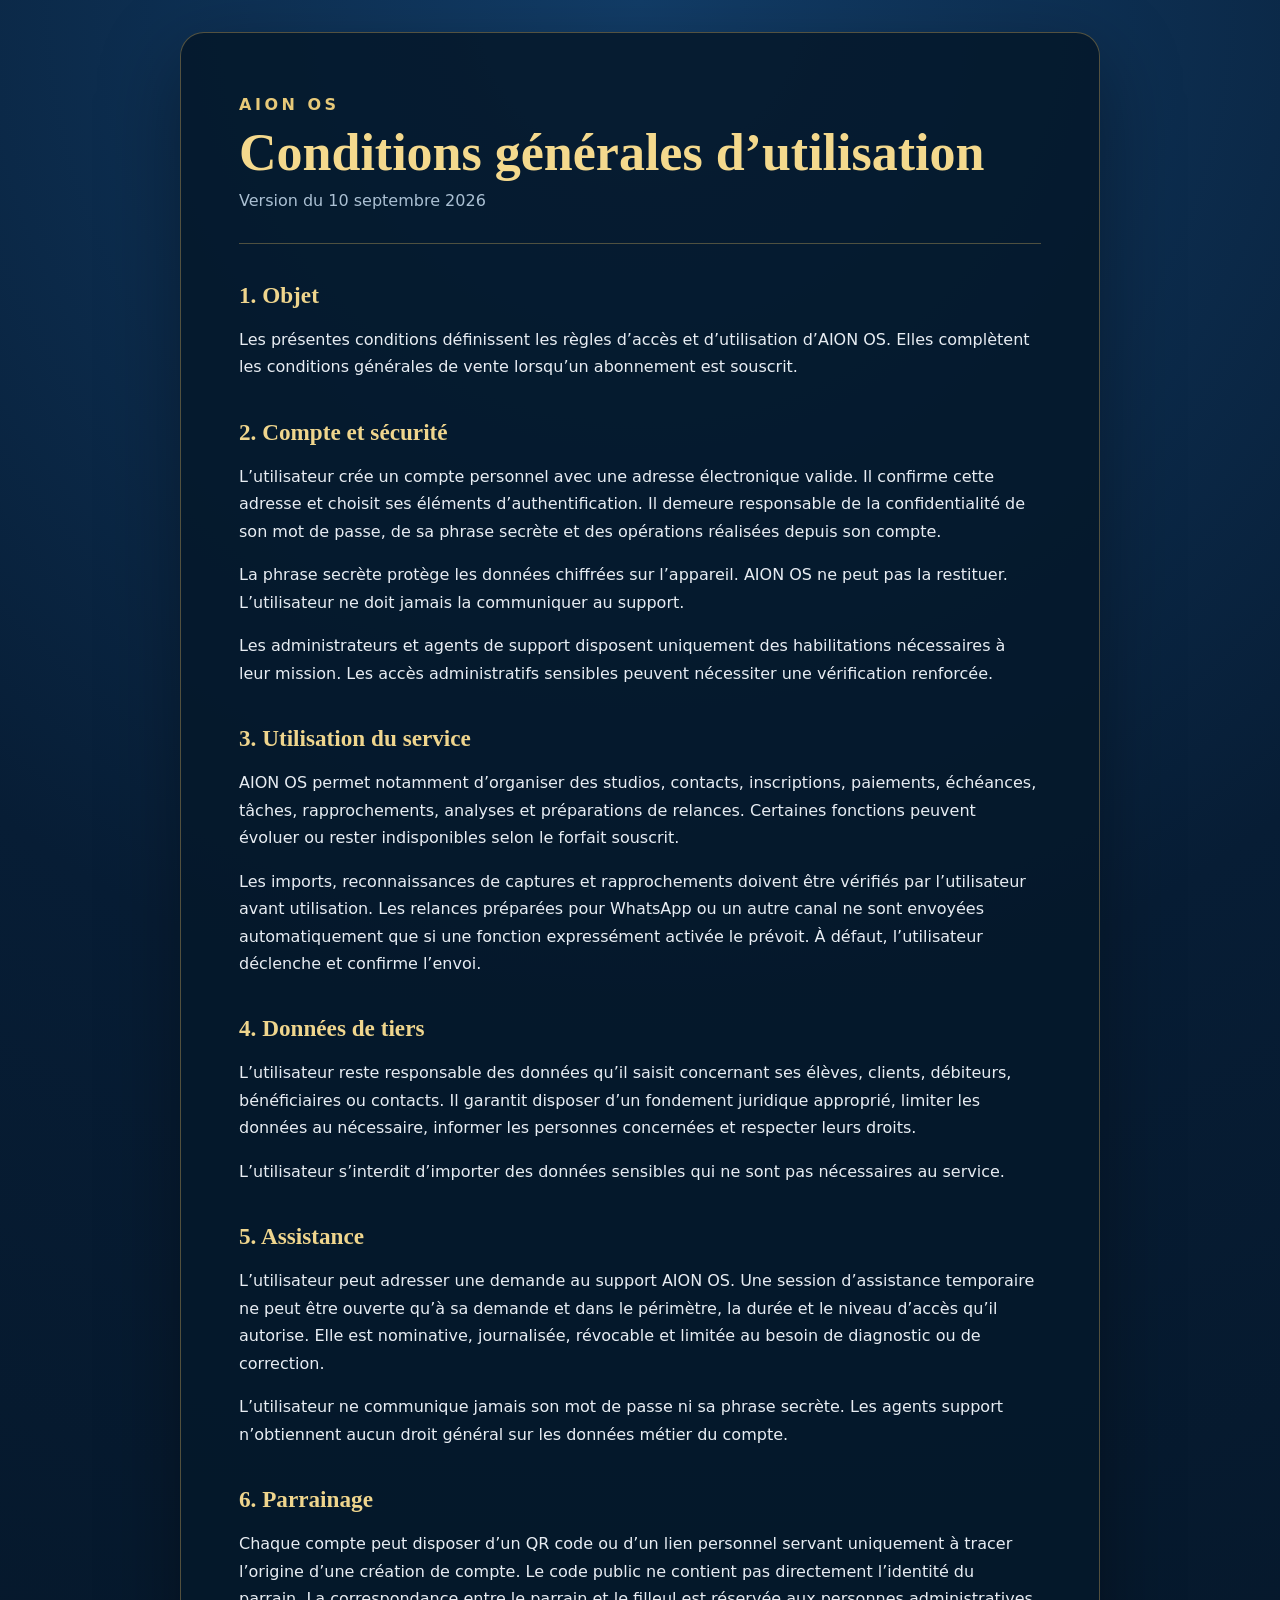
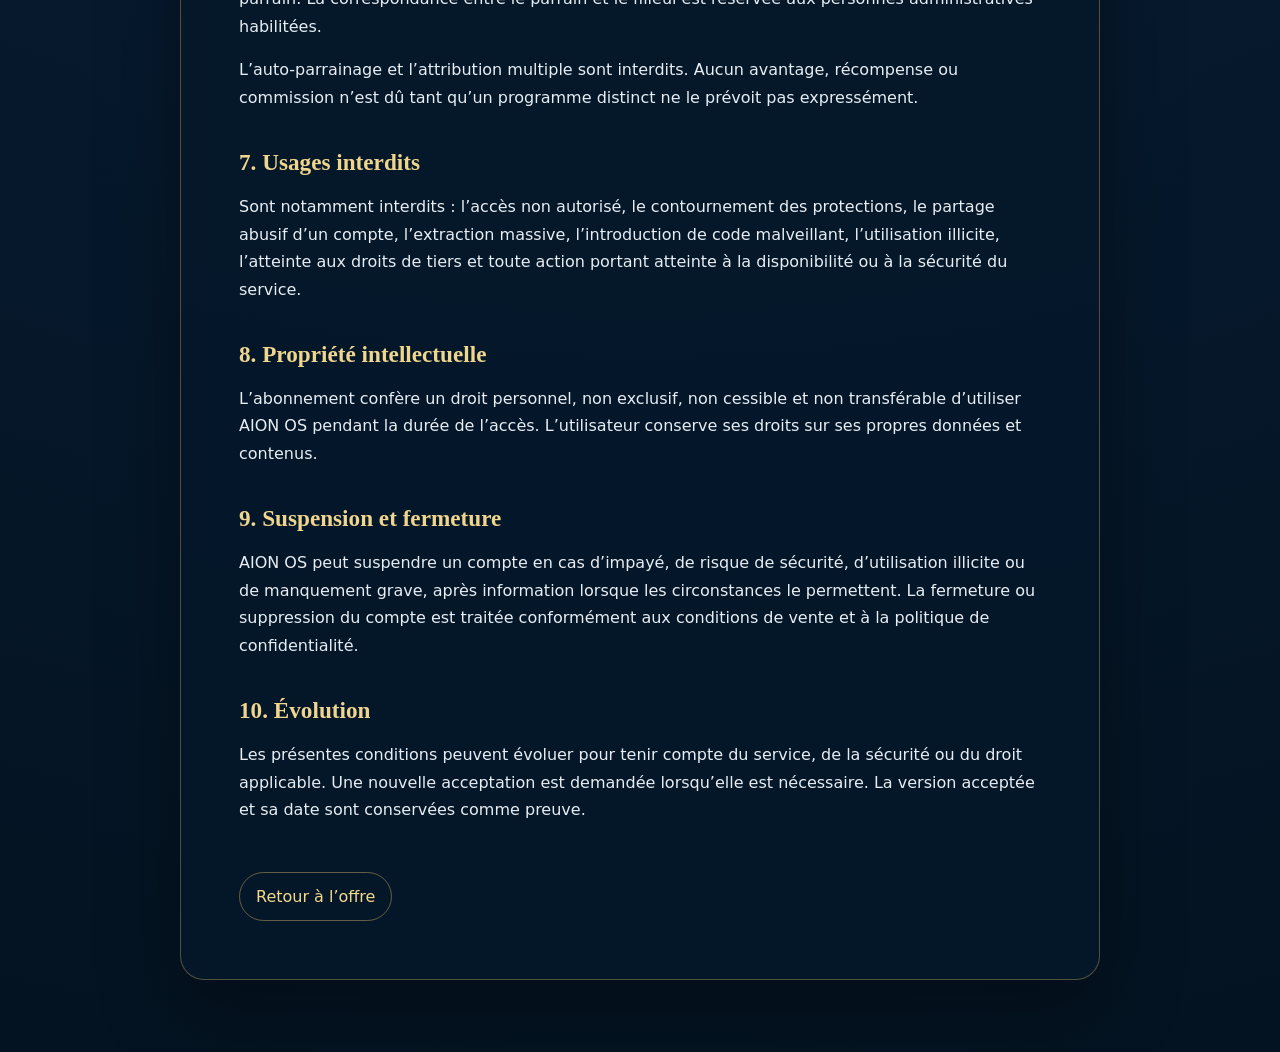
<file: legal/cgu/index.html>
<!doctype html>
<html lang="fr"><head><meta charset="UTF-8"><meta name="viewport" content="width=device-width,initial-scale=1">
<meta name="robots" content="noindex,nofollow"><title>Conditions générales d’utilisation | AION OS</title>
<style>
:root{color-scheme:dark}*{box-sizing:border-box}body{margin:0;background:radial-gradient(circle at 50% 0,#123d68 0,#071d35 38%,#041321 100%);color:#f6f2e8;font:16px/1.72 Inter,ui-sans-serif,system-ui,sans-serif}main{width:min(920px,calc(100% - 32px));margin:32px auto 72px;padding:clamp(24px,5vw,58px);border:1px solid rgba(218,181,96,.36);border-radius:24px;background:rgba(5,24,43,.88);box-shadow:0 26px 80px rgba(0,0,0,.35)}header{padding-bottom:28px;margin-bottom:34px;border-bottom:1px solid rgba(218,181,96,.35)}.brand{color:#e7c979;letter-spacing:.22em;font-weight:700}h1{font:600 clamp(2rem,5vw,3.25rem)/1.08 Georgia,serif;margin:.4rem 0;color:#f4d98d}h2{font:600 1.45rem/1.25 Georgia,serif;color:#efd58d;margin:2.3rem 0 .7rem}p,li{color:#e8edf3}a{color:#79ddeb}a:hover{color:#f4d98d}.meta{color:#abc0d3}.back{display:inline-block;margin-top:32px;padding:10px 16px;border:1px solid rgba(218,181,96,.45);border-radius:999px;text-decoration:none;color:#f4d98d}@media(max-width:600px){main{width:min(100% - 18px,920px);margin:10px auto 36px;padding:22px 18px;border-radius:18px}h2{margin-top:1.8rem}}
</style></head><body><main><header><div class="brand">AION OS</div><h1>Conditions générales d’utilisation</h1><div class="meta">Version du 10 septembre 2026</div></header>
<h2>1. Objet</h2><p>Les présentes conditions définissent les règles d’accès et d’utilisation d’AION OS. Elles complètent les conditions générales de vente lorsqu’un abonnement est souscrit.</p>
<h2>2. Compte et sécurité</h2><p>L’utilisateur crée un compte personnel avec une adresse électronique valide. Il confirme cette adresse et choisit ses éléments d’authentification. Il demeure responsable de la confidentialité de son mot de passe, de sa phrase secrète et des opérations réalisées depuis son compte.</p><p>La phrase secrète protège les données chiffrées sur l’appareil. AION OS ne peut pas la restituer. L’utilisateur ne doit jamais la communiquer au support.</p><p>Les administrateurs et agents de support disposent uniquement des habilitations nécessaires à leur mission. Les accès administratifs sensibles peuvent nécessiter une vérification renforcée.</p>
<h2>3. Utilisation du service</h2><p>AION OS permet notamment d’organiser des studios, contacts, inscriptions, paiements, échéances, tâches, rapprochements, analyses et préparations de relances. Certaines fonctions peuvent évoluer ou rester indisponibles selon le forfait souscrit.</p><p>Les imports, reconnaissances de captures et rapprochements doivent être vérifiés par l’utilisateur avant utilisation. Les relances préparées pour WhatsApp ou un autre canal ne sont envoyées automatiquement que si une fonction expressément activée le prévoit. À défaut, l’utilisateur déclenche et confirme l’envoi.</p>
<h2>4. Données de tiers</h2><p>L’utilisateur reste responsable des données qu’il saisit concernant ses élèves, clients, débiteurs, bénéficiaires ou contacts. Il garantit disposer d’un fondement juridique approprié, limiter les données au nécessaire, informer les personnes concernées et respecter leurs droits.</p><p>L’utilisateur s’interdit d’importer des données sensibles qui ne sont pas nécessaires au service.</p>
<h2>5. Assistance</h2><p>L’utilisateur peut adresser une demande au support AION OS. Une session d’assistance temporaire ne peut être ouverte qu’à sa demande et dans le périmètre, la durée et le niveau d’accès qu’il autorise. Elle est nominative, journalisée, révocable et limitée au besoin de diagnostic ou de correction.</p><p>L’utilisateur ne communique jamais son mot de passe ni sa phrase secrète. Les agents support n’obtiennent aucun droit général sur les données métier du compte.</p>
<h2>6. Parrainage</h2><p>Chaque compte peut disposer d’un QR code ou d’un lien personnel servant uniquement à tracer l’origine d’une création de compte. Le code public ne contient pas directement l’identité du parrain. La correspondance entre le parrain et le filleul est réservée aux personnes administratives habilitées.</p><p>L’auto-parrainage et l’attribution multiple sont interdits. Aucun avantage, récompense ou commission n’est dû tant qu’un programme distinct ne le prévoit pas expressément.</p>
<h2>7. Usages interdits</h2><p>Sont notamment interdits : l’accès non autorisé, le contournement des protections, le partage abusif d’un compte, l’extraction massive, l’introduction de code malveillant, l’utilisation illicite, l’atteinte aux droits de tiers et toute action portant atteinte à la disponibilité ou à la sécurité du service.</p>
<h2>8. Propriété intellectuelle</h2><p>L’abonnement confère un droit personnel, non exclusif, non cessible et non transférable d’utiliser AION OS pendant la durée de l’accès. L’utilisateur conserve ses droits sur ses propres données et contenus.</p>
<h2>9. Suspension et fermeture</h2><p>AION OS peut suspendre un compte en cas d’impayé, de risque de sécurité, d’utilisation illicite ou de manquement grave, après information lorsque les circonstances le permettent. La fermeture ou suppression du compte est traitée conformément aux conditions de vente et à la politique de confidentialité.</p>
<h2>10. Évolution</h2><p>Les présentes conditions peuvent évoluer pour tenir compte du service, de la sécurité ou du droit applicable. Une nouvelle acceptation est demandée lorsqu’elle est nécessaire. La version acceptée et sa date sont conservées comme preuve.</p><a class="back" href="/offre">Retour à l’offre</a></main></body></html>
</file>
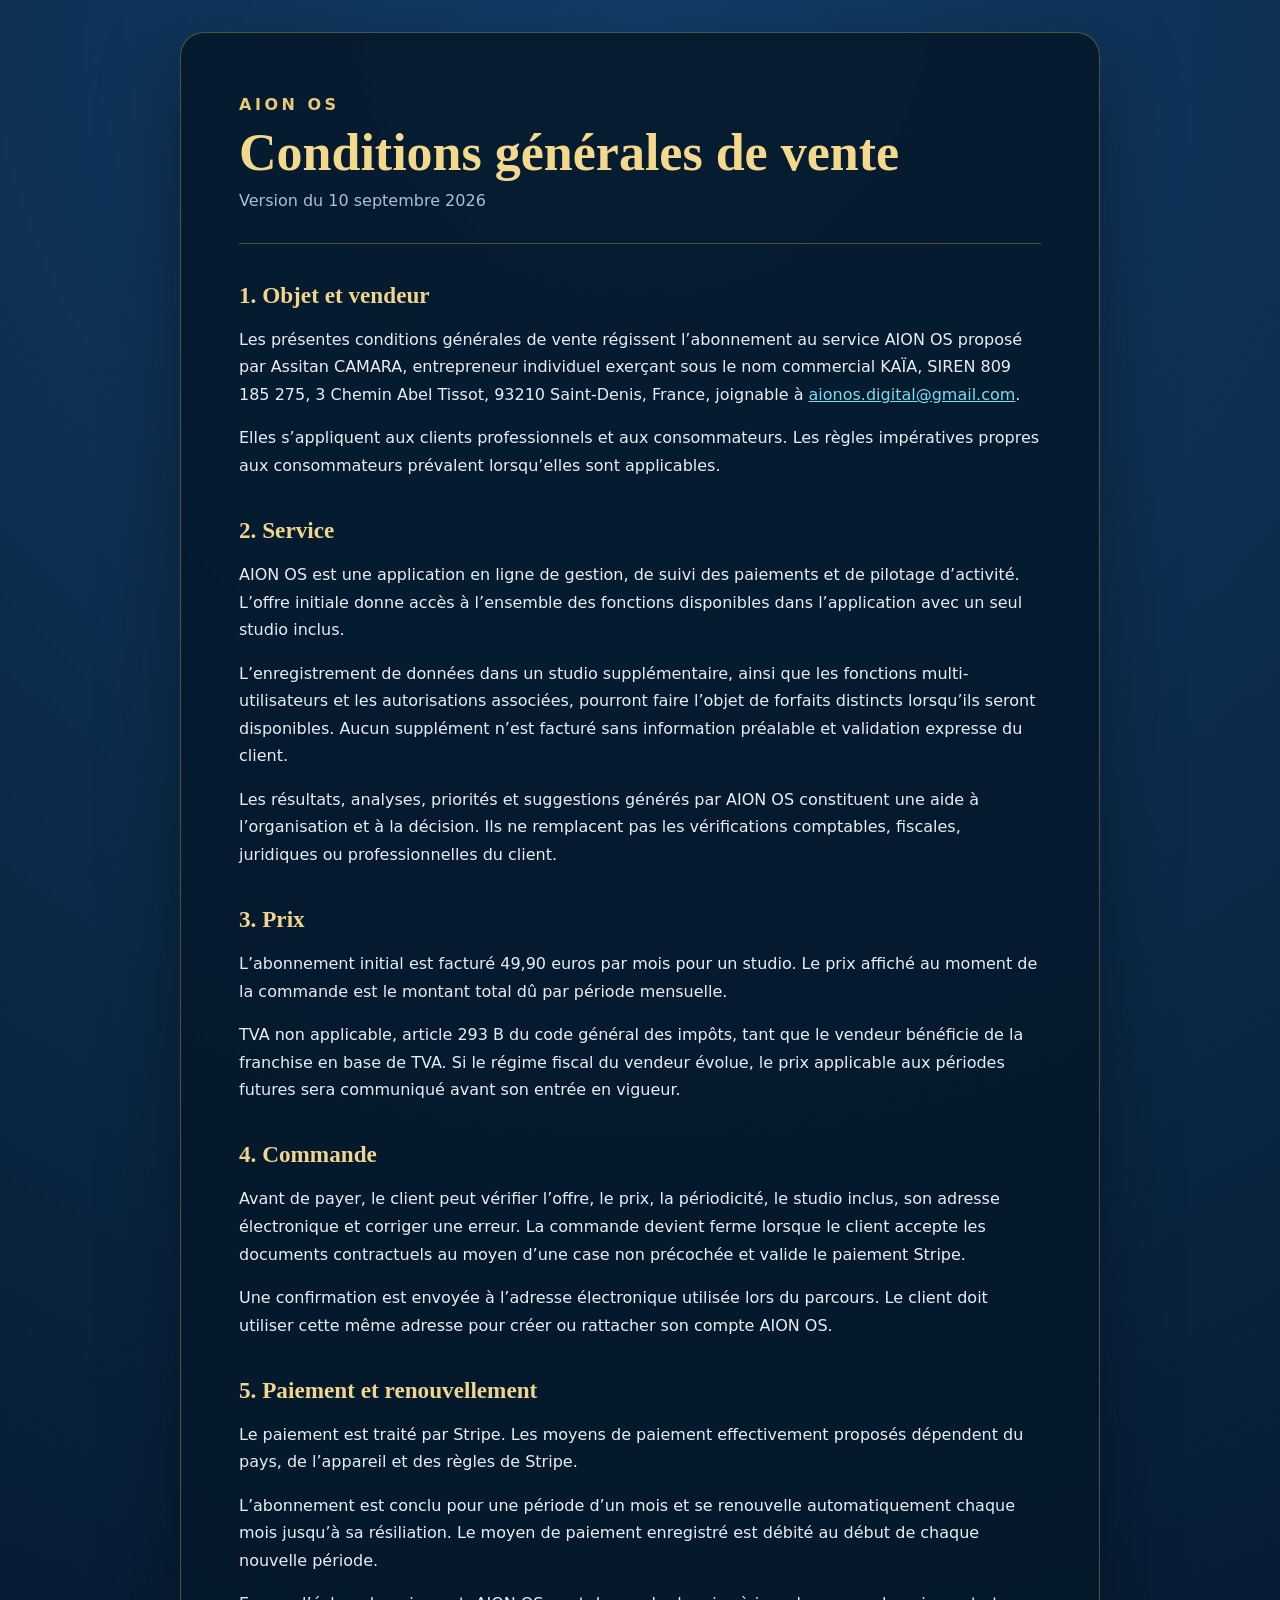
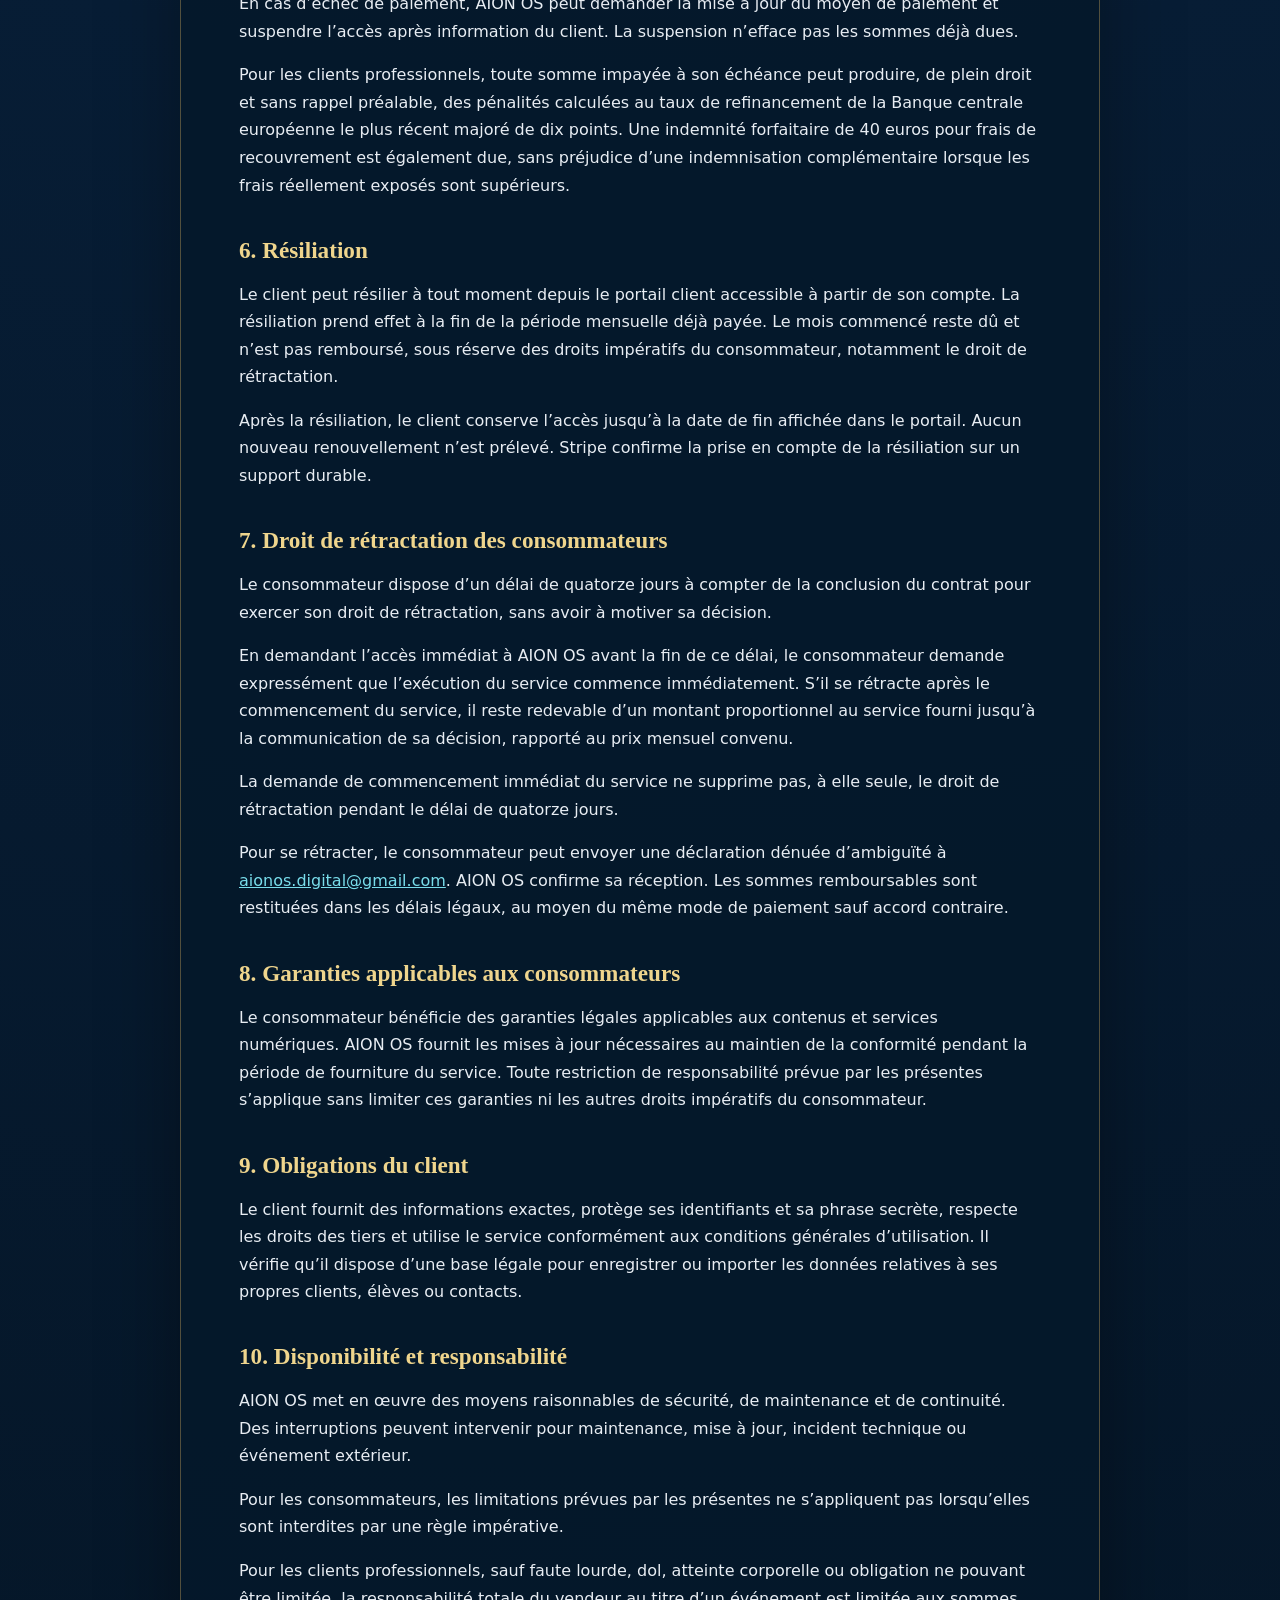
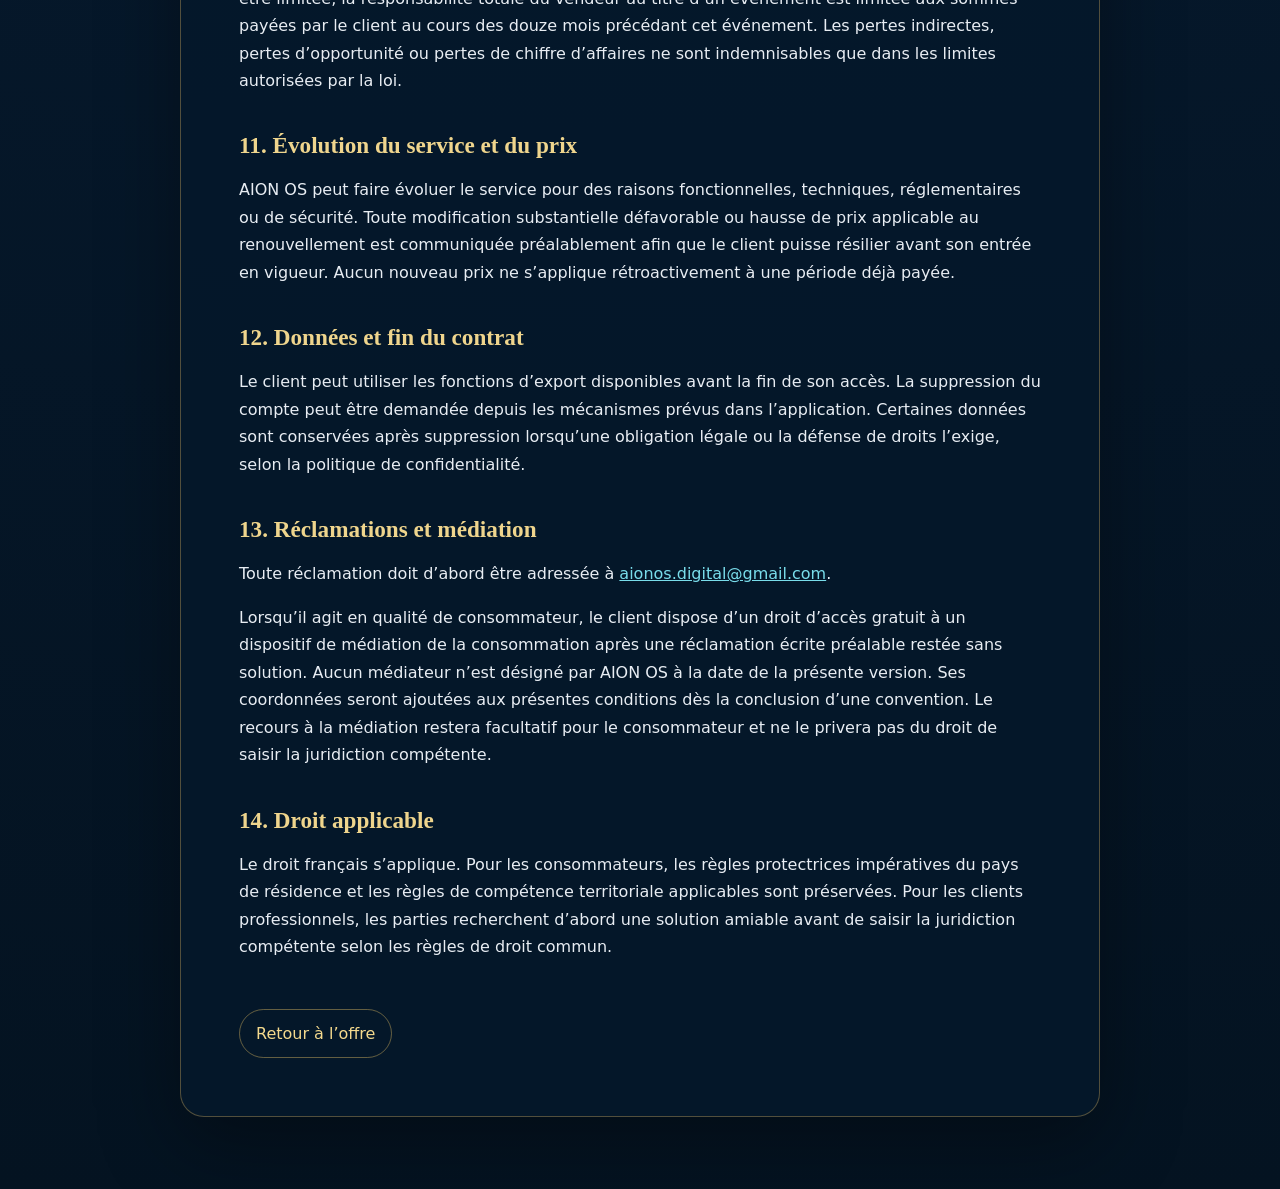
<file: legal/cgv/index.html>
<!doctype html>
<html lang="fr"><head><meta charset="UTF-8"><meta name="viewport" content="width=device-width,initial-scale=1">
<meta name="robots" content="noindex,nofollow"><title>Conditions générales de vente | AION OS</title>
<style>
:root{color-scheme:dark}*{box-sizing:border-box}body{margin:0;background:radial-gradient(circle at 50% 0,#123d68 0,#071d35 38%,#041321 100%);color:#f6f2e8;font:16px/1.72 Inter,ui-sans-serif,system-ui,sans-serif}main{width:min(920px,calc(100% - 32px));margin:32px auto 72px;padding:clamp(24px,5vw,58px);border:1px solid rgba(218,181,96,.36);border-radius:24px;background:rgba(5,24,43,.88);box-shadow:0 26px 80px rgba(0,0,0,.35)}header{padding-bottom:28px;margin-bottom:34px;border-bottom:1px solid rgba(218,181,96,.35)}.brand{color:#e7c979;letter-spacing:.22em;font-weight:700}h1{font:600 clamp(2rem,5vw,3.25rem)/1.08 Georgia,serif;margin:.4rem 0;color:#f4d98d}h2{font:600 1.45rem/1.25 Georgia,serif;color:#efd58d;margin:2.3rem 0 .7rem}p,li{color:#e8edf3}a{color:#79ddeb}a:hover{color:#f4d98d}.meta{color:#abc0d3}.back{display:inline-block;margin-top:32px;padding:10px 16px;border:1px solid rgba(218,181,96,.45);border-radius:999px;text-decoration:none;color:#f4d98d}@media(max-width:600px){main{width:min(100% - 18px,920px);margin:10px auto 36px;padding:22px 18px;border-radius:18px}h2{margin-top:1.8rem}}
</style></head><body><main><header><div class="brand">AION OS</div><h1>Conditions générales de vente</h1><div class="meta">Version du 10 septembre 2026</div></header><h2>1. Objet et vendeur</h2><p>Les présentes conditions générales de vente régissent l’abonnement au service AION OS proposé par Assitan CAMARA, entrepreneur individuel exerçant sous le nom commercial KAÏA, SIREN 809 185 275, 3 Chemin Abel Tissot, 93210 Saint-Denis, France, joignable à <a href="mailto:aionos.digital@gmail.com">aionos.digital@gmail.com</a>.</p><p>Elles s’appliquent aux clients professionnels et aux consommateurs. Les règles impératives propres aux consommateurs prévalent lorsqu’elles sont applicables.</p>
<h2>2. Service</h2><p>AION OS est une application en ligne de gestion, de suivi des paiements et de pilotage d’activité. L’offre initiale donne accès à l’ensemble des fonctions disponibles dans l’application avec un seul studio inclus.</p><p>L’enregistrement de données dans un studio supplémentaire, ainsi que les fonctions multi-utilisateurs et les autorisations associées, pourront faire l’objet de forfaits distincts lorsqu’ils seront disponibles. Aucun supplément n’est facturé sans information préalable et validation expresse du client.</p><p>Les résultats, analyses, priorités et suggestions générés par AION OS constituent une aide à l’organisation et à la décision. Ils ne remplacent pas les vérifications comptables, fiscales, juridiques ou professionnelles du client.</p>
<h2>3. Prix</h2><p>L’abonnement initial est facturé 49,90 euros par mois pour un studio. Le prix affiché au moment de la commande est le montant total dû par période mensuelle.</p><p>TVA non applicable, article 293 B du code général des impôts, tant que le vendeur bénéficie de la franchise en base de TVA. Si le régime fiscal du vendeur évolue, le prix applicable aux périodes futures sera communiqué avant son entrée en vigueur.</p>
<h2>4. Commande</h2><p>Avant de payer, le client peut vérifier l’offre, le prix, la périodicité, le studio inclus, son adresse électronique et corriger une erreur. La commande devient ferme lorsque le client accepte les documents contractuels au moyen d’une case non précochée et valide le paiement Stripe.</p><p>Une confirmation est envoyée à l’adresse électronique utilisée lors du parcours. Le client doit utiliser cette même adresse pour créer ou rattacher son compte AION OS.</p>
<h2>5. Paiement et renouvellement</h2><p>Le paiement est traité par Stripe. Les moyens de paiement effectivement proposés dépendent du pays, de l’appareil et des règles de Stripe.</p><p>L’abonnement est conclu pour une période d’un mois et se renouvelle automatiquement chaque mois jusqu’à sa résiliation. Le moyen de paiement enregistré est débité au début de chaque nouvelle période.</p><p>En cas d’échec de paiement, AION OS peut demander la mise à jour du moyen de paiement et suspendre l’accès après information du client. La suspension n’efface pas les sommes déjà dues.</p><p>Pour les clients professionnels, toute somme impayée à son échéance peut produire, de plein droit et sans rappel préalable, des pénalités calculées au taux de refinancement de la Banque centrale européenne le plus récent majoré de dix points. Une indemnité forfaitaire de 40 euros pour frais de recouvrement est également due, sans préjudice d’une indemnisation complémentaire lorsque les frais réellement exposés sont supérieurs.</p>
<h2>6. Résiliation</h2><p>Le client peut résilier à tout moment depuis le portail client accessible à partir de son compte. La résiliation prend effet à la fin de la période mensuelle déjà payée. Le mois commencé reste dû et n’est pas remboursé, sous réserve des droits impératifs du consommateur, notamment le droit de rétractation.</p><p>Après la résiliation, le client conserve l’accès jusqu’à la date de fin affichée dans le portail. Aucun nouveau renouvellement n’est prélevé. Stripe confirme la prise en compte de la résiliation sur un support durable.</p>
<h2>7. Droit de rétractation des consommateurs</h2><p>Le consommateur dispose d’un délai de quatorze jours à compter de la conclusion du contrat pour exercer son droit de rétractation, sans avoir à motiver sa décision.</p><p>En demandant l’accès immédiat à AION OS avant la fin de ce délai, le consommateur demande expressément que l’exécution du service commence immédiatement. S’il se rétracte après le commencement du service, il reste redevable d’un montant proportionnel au service fourni jusqu’à la communication de sa décision, rapporté au prix mensuel convenu.</p><p>La demande de commencement immédiat du service ne supprime pas, à elle seule, le droit de rétractation pendant le délai de quatorze jours.</p><p>Pour se rétracter, le consommateur peut envoyer une déclaration dénuée d’ambiguïté à <a href="mailto:aionos.digital@gmail.com">aionos.digital@gmail.com</a>. AION OS confirme sa réception. Les sommes remboursables sont restituées dans les délais légaux, au moyen du même mode de paiement sauf accord contraire.</p>
<h2>8. Garanties applicables aux consommateurs</h2><p>Le consommateur bénéficie des garanties légales applicables aux contenus et services numériques. AION OS fournit les mises à jour nécessaires au maintien de la conformité pendant la période de fourniture du service. Toute restriction de responsabilité prévue par les présentes s’applique sans limiter ces garanties ni les autres droits impératifs du consommateur.</p>
<h2>9. Obligations du client</h2><p>Le client fournit des informations exactes, protège ses identifiants et sa phrase secrète, respecte les droits des tiers et utilise le service conformément aux conditions générales d’utilisation. Il vérifie qu’il dispose d’une base légale pour enregistrer ou importer les données relatives à ses propres clients, élèves ou contacts.</p>
<h2>10. Disponibilité et responsabilité</h2><p>AION OS met en œuvre des moyens raisonnables de sécurité, de maintenance et de continuité. Des interruptions peuvent intervenir pour maintenance, mise à jour, incident technique ou événement extérieur.</p><p>Pour les consommateurs, les limitations prévues par les présentes ne s’appliquent pas lorsqu’elles sont interdites par une règle impérative.</p><p>Pour les clients professionnels, sauf faute lourde, dol, atteinte corporelle ou obligation ne pouvant être limitée, la responsabilité totale du vendeur au titre d’un événement est limitée aux sommes payées par le client au cours des douze mois précédant cet événement. Les pertes indirectes, pertes d’opportunité ou pertes de chiffre d’affaires ne sont indemnisables que dans les limites autorisées par la loi.</p>
<h2>11. Évolution du service et du prix</h2><p>AION OS peut faire évoluer le service pour des raisons fonctionnelles, techniques, réglementaires ou de sécurité. Toute modification substantielle défavorable ou hausse de prix applicable au renouvellement est communiquée préalablement afin que le client puisse résilier avant son entrée en vigueur. Aucun nouveau prix ne s’applique rétroactivement à une période déjà payée.</p>
<h2>12. Données et fin du contrat</h2><p>Le client peut utiliser les fonctions d’export disponibles avant la fin de son accès. La suppression du compte peut être demandée depuis les mécanismes prévus dans l’application. Certaines données sont conservées après suppression lorsqu’une obligation légale ou la défense de droits l’exige, selon la politique de confidentialité.</p>
<h2>13. Réclamations et médiation</h2><p>Toute réclamation doit d’abord être adressée à <a href="mailto:aionos.digital@gmail.com">aionos.digital@gmail.com</a>.</p><p>Lorsqu’il agit en qualité de consommateur, le client dispose d’un droit d’accès gratuit à un dispositif de médiation de la consommation après une réclamation écrite préalable restée sans solution. Aucun médiateur n’est désigné par AION OS à la date de la présente version. Ses coordonnées seront ajoutées aux présentes conditions dès la conclusion d’une convention. Le recours à la médiation restera facultatif pour le consommateur et ne le privera pas du droit de saisir la juridiction compétente.</p>
<h2>14. Droit applicable</h2><p>Le droit français s’applique. Pour les consommateurs, les règles protectrices impératives du pays de résidence et les règles de compétence territoriale applicables sont préservées. Pour les clients professionnels, les parties recherchent d’abord une solution amiable avant de saisir la juridiction compétente selon les règles de droit commun.</p><a class="back" href="/offre">Retour à l’offre</a></main></body></html>
</file>
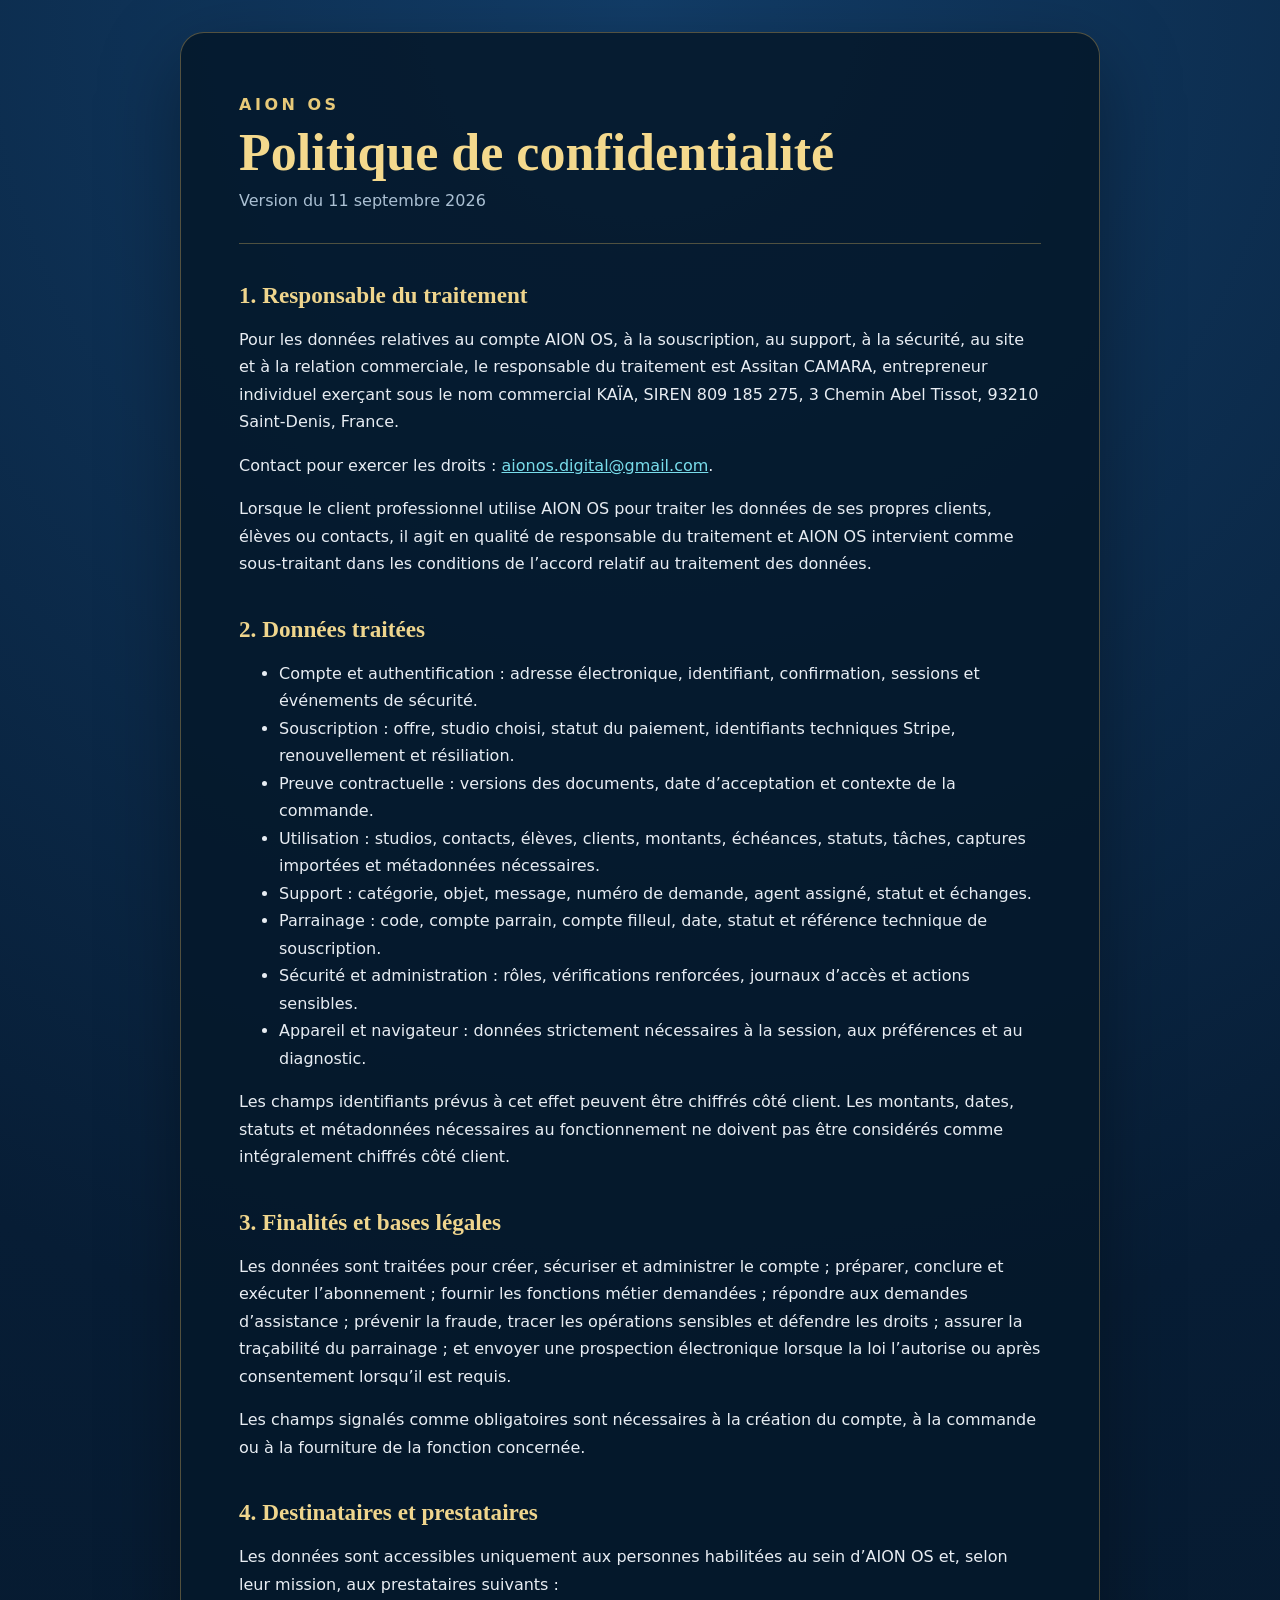
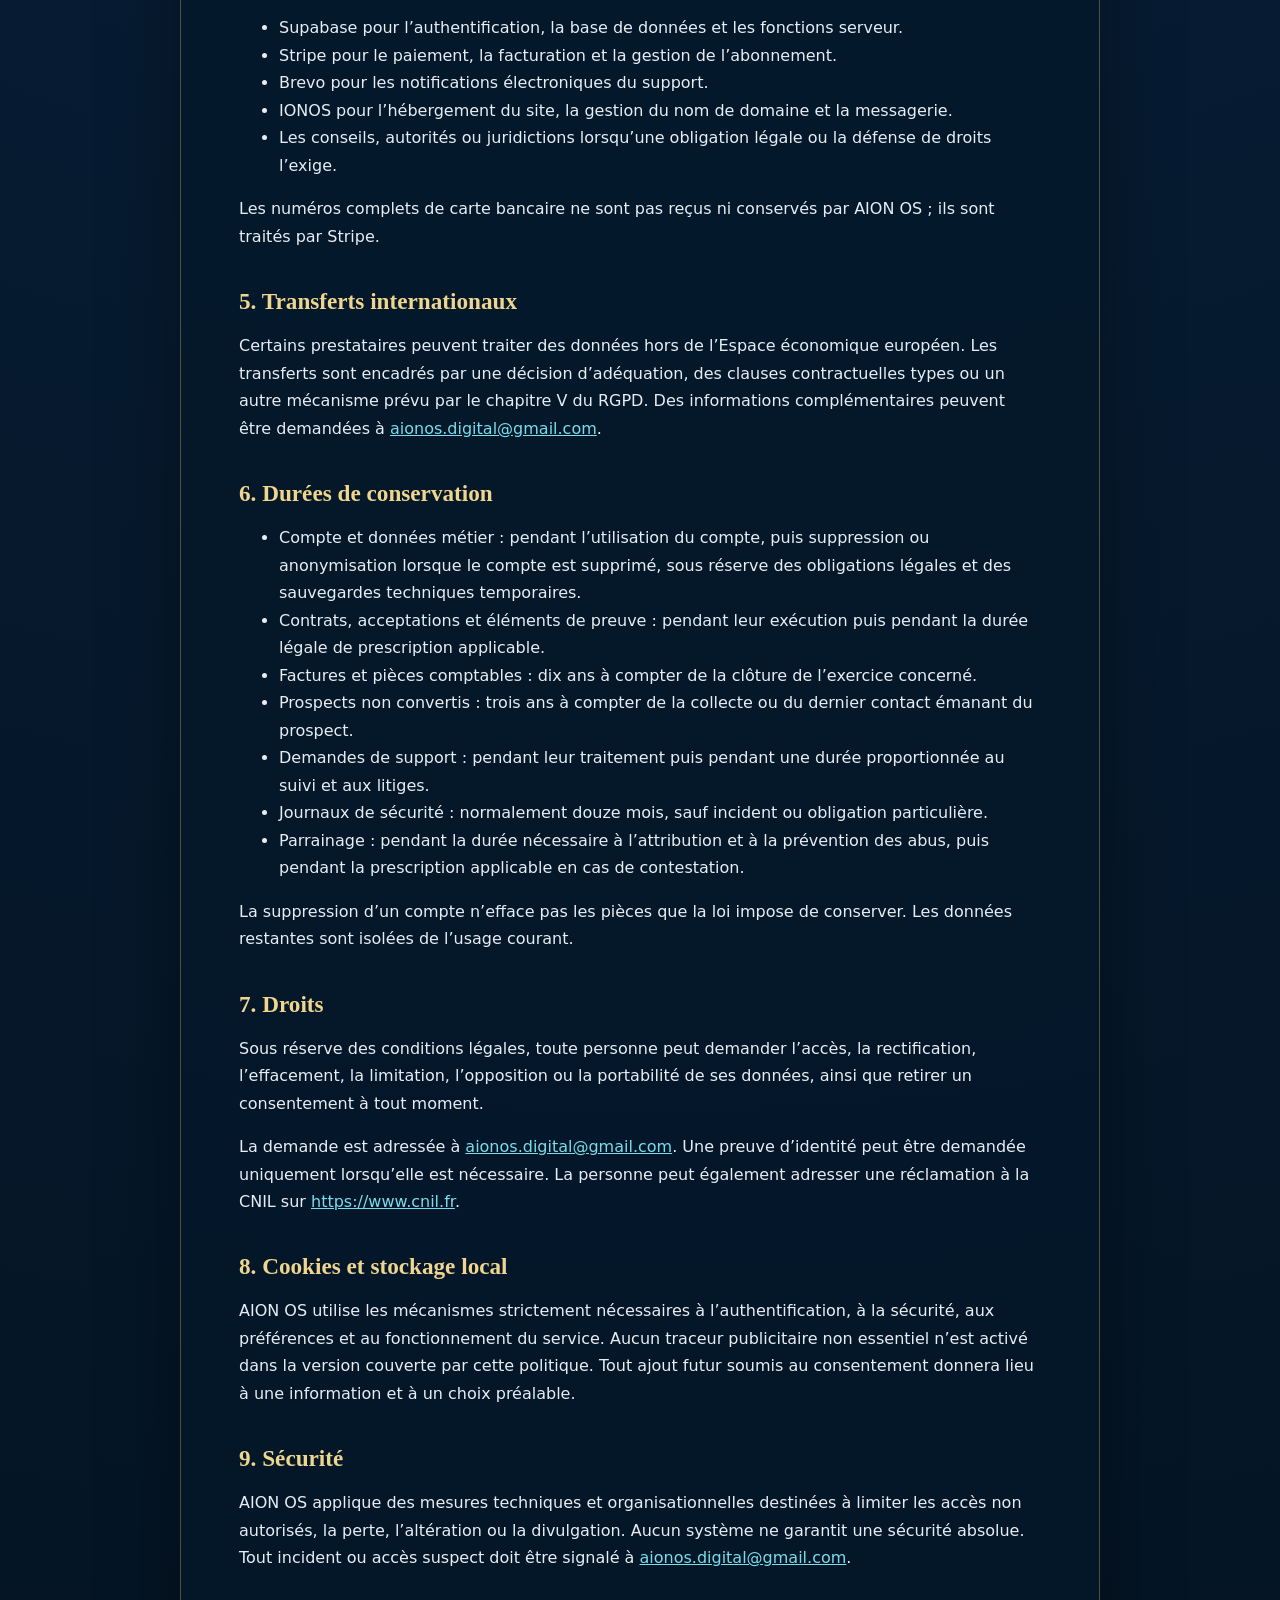
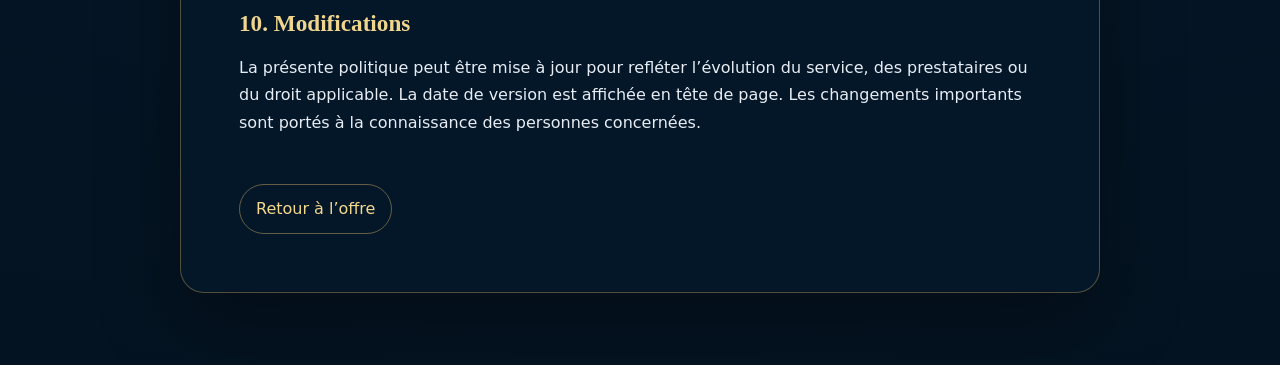
<file: legal/confidentialite/index.html>
<!doctype html>
<html lang="fr"><head><meta charset="UTF-8"><meta name="viewport" content="width=device-width,initial-scale=1">
<meta name="robots" content="noindex,nofollow"><title>Politique de confidentialité | AION OS</title>
<style>
:root{color-scheme:dark}*{box-sizing:border-box}body{margin:0;background:radial-gradient(circle at 50% 0,#123d68 0,#071d35 38%,#041321 100%);color:#f6f2e8;font:16px/1.72 Inter,ui-sans-serif,system-ui,sans-serif}main{width:min(920px,calc(100% - 32px));margin:32px auto 72px;padding:clamp(24px,5vw,58px);border:1px solid rgba(218,181,96,.36);border-radius:24px;background:rgba(5,24,43,.88);box-shadow:0 26px 80px rgba(0,0,0,.35)}header{padding-bottom:28px;margin-bottom:34px;border-bottom:1px solid rgba(218,181,96,.35)}.brand{color:#e7c979;letter-spacing:.22em;font-weight:700}h1{font:600 clamp(2rem,5vw,3.25rem)/1.08 Georgia,serif;margin:.4rem 0;color:#f4d98d}h2{font:600 1.45rem/1.25 Georgia,serif;color:#efd58d;margin:2.3rem 0 .7rem}p,li{color:#e8edf3}a{color:#79ddeb}a:hover{color:#f4d98d}.meta{color:#abc0d3}.back{display:inline-block;margin-top:32px;padding:10px 16px;border:1px solid rgba(218,181,96,.45);border-radius:999px;text-decoration:none;color:#f4d98d}@media(max-width:600px){main{width:min(100% - 18px,920px);margin:10px auto 36px;padding:22px 18px;border-radius:18px}h2{margin-top:1.8rem}}
</style></head><body><main><header><div class="brand">AION OS</div><h1>Politique de confidentialité</h1><div class="meta">Version du 11 septembre 2026</div></header><h2>1. Responsable du traitement</h2><p>Pour les données relatives au compte AION OS, à la souscription, au support, à la sécurité, au site et à la relation commerciale, le responsable du traitement est Assitan CAMARA, entrepreneur individuel exerçant sous le nom commercial KAÏA, SIREN 809 185 275, 3 Chemin Abel Tissot, 93210 Saint-Denis, France.</p><p>Contact pour exercer les droits : <a href="mailto:aionos.digital@gmail.com">aionos.digital@gmail.com</a>.</p><p>Lorsque le client professionnel utilise AION OS pour traiter les données de ses propres clients, élèves ou contacts, il agit en qualité de responsable du traitement et AION OS intervient comme sous-traitant dans les conditions de l’accord relatif au traitement des données.</p>
<h2>2. Données traitées</h2><ul><li>Compte et authentification : adresse électronique, identifiant, confirmation, sessions et événements de sécurité.</li><li>Souscription : offre, studio choisi, statut du paiement, identifiants techniques Stripe, renouvellement et résiliation.</li><li>Preuve contractuelle : versions des documents, date d’acceptation et contexte de la commande.</li><li>Utilisation : studios, contacts, élèves, clients, montants, échéances, statuts, tâches, captures importées et métadonnées nécessaires.</li><li>Support : catégorie, objet, message, numéro de demande, agent assigné, statut et échanges.</li><li>Parrainage : code, compte parrain, compte filleul, date, statut et référence technique de souscription.</li><li>Sécurité et administration : rôles, vérifications renforcées, journaux d’accès et actions sensibles.</li><li>Appareil et navigateur : données strictement nécessaires à la session, aux préférences et au diagnostic.</li></ul><p>Les champs identifiants prévus à cet effet peuvent être chiffrés côté client. Les montants, dates, statuts et métadonnées nécessaires au fonctionnement ne doivent pas être considérés comme intégralement chiffrés côté client.</p>
<h2>3. Finalités et bases légales</h2><p>Les données sont traitées pour créer, sécuriser et administrer le compte ; préparer, conclure et exécuter l’abonnement ; fournir les fonctions métier demandées ; répondre aux demandes d’assistance ; prévenir la fraude, tracer les opérations sensibles et défendre les droits ; assurer la traçabilité du parrainage ; et envoyer une prospection électronique lorsque la loi l’autorise ou après consentement lorsqu’il est requis.</p><p>Les champs signalés comme obligatoires sont nécessaires à la création du compte, à la commande ou à la fourniture de la fonction concernée.</p>
<h2>4. Destinataires et prestataires</h2><p>Les données sont accessibles uniquement aux personnes habilitées au sein d’AION OS et, selon leur mission, aux prestataires suivants :</p><ul><li>Supabase pour l’authentification, la base de données et les fonctions serveur.</li><li>Stripe pour le paiement, la facturation et la gestion de l’abonnement.</li><li>Brevo pour les notifications électroniques du support.</li><li>IONOS pour l’hébergement du site, la gestion du nom de domaine et la messagerie.</li><li>Les conseils, autorités ou juridictions lorsqu’une obligation légale ou la défense de droits l’exige.</li></ul><p>Les numéros complets de carte bancaire ne sont pas reçus ni conservés par AION OS ; ils sont traités par Stripe.</p>
<h2>5. Transferts internationaux</h2><p>Certains prestataires peuvent traiter des données hors de l’Espace économique européen. Les transferts sont encadrés par une décision d’adéquation, des clauses contractuelles types ou un autre mécanisme prévu par le chapitre V du RGPD. Des informations complémentaires peuvent être demandées à <a href="mailto:aionos.digital@gmail.com">aionos.digital@gmail.com</a>.</p>
<h2>6. Durées de conservation</h2><ul><li>Compte et données métier : pendant l’utilisation du compte, puis suppression ou anonymisation lorsque le compte est supprimé, sous réserve des obligations légales et des sauvegardes techniques temporaires.</li><li>Contrats, acceptations et éléments de preuve : pendant leur exécution puis pendant la durée légale de prescription applicable.</li><li>Factures et pièces comptables : dix ans à compter de la clôture de l’exercice concerné.</li><li>Prospects non convertis : trois ans à compter de la collecte ou du dernier contact émanant du prospect.</li><li>Demandes de support : pendant leur traitement puis pendant une durée proportionnée au suivi et aux litiges.</li><li>Journaux de sécurité : normalement douze mois, sauf incident ou obligation particulière.</li><li>Parrainage : pendant la durée nécessaire à l’attribution et à la prévention des abus, puis pendant la prescription applicable en cas de contestation.</li></ul><p>La suppression d’un compte n’efface pas les pièces que la loi impose de conserver. Les données restantes sont isolées de l’usage courant.</p>
<h2>7. Droits</h2><p>Sous réserve des conditions légales, toute personne peut demander l’accès, la rectification, l’effacement, la limitation, l’opposition ou la portabilité de ses données, ainsi que retirer un consentement à tout moment.</p><p>La demande est adressée à <a href="mailto:aionos.digital@gmail.com">aionos.digital@gmail.com</a>. Une preuve d’identité peut être demandée uniquement lorsqu’elle est nécessaire. La personne peut également adresser une réclamation à la CNIL sur <a href="https://www.cnil.fr">https://www.cnil.fr</a>.</p>
<h2>8. Cookies et stockage local</h2><p>AION OS utilise les mécanismes strictement nécessaires à l’authentification, à la sécurité, aux préférences et au fonctionnement du service. Aucun traceur publicitaire non essentiel n’est activé dans la version couverte par cette politique. Tout ajout futur soumis au consentement donnera lieu à une information et à un choix préalable.</p>
<h2>9. Sécurité</h2><p>AION OS applique des mesures techniques et organisationnelles destinées à limiter les accès non autorisés, la perte, l’altération ou la divulgation. Aucun système ne garantit une sécurité absolue. Tout incident ou accès suspect doit être signalé à <a href="mailto:aionos.digital@gmail.com">aionos.digital@gmail.com</a>.</p>
<h2>10. Modifications</h2><p>La présente politique peut être mise à jour pour refléter l’évolution du service, des prestataires ou du droit applicable. La date de version est affichée en tête de page. Les changements importants sont portés à la connaissance des personnes concernées.</p><a class="back" href="/offre">Retour à l’offre</a></main></body></html>
</file>
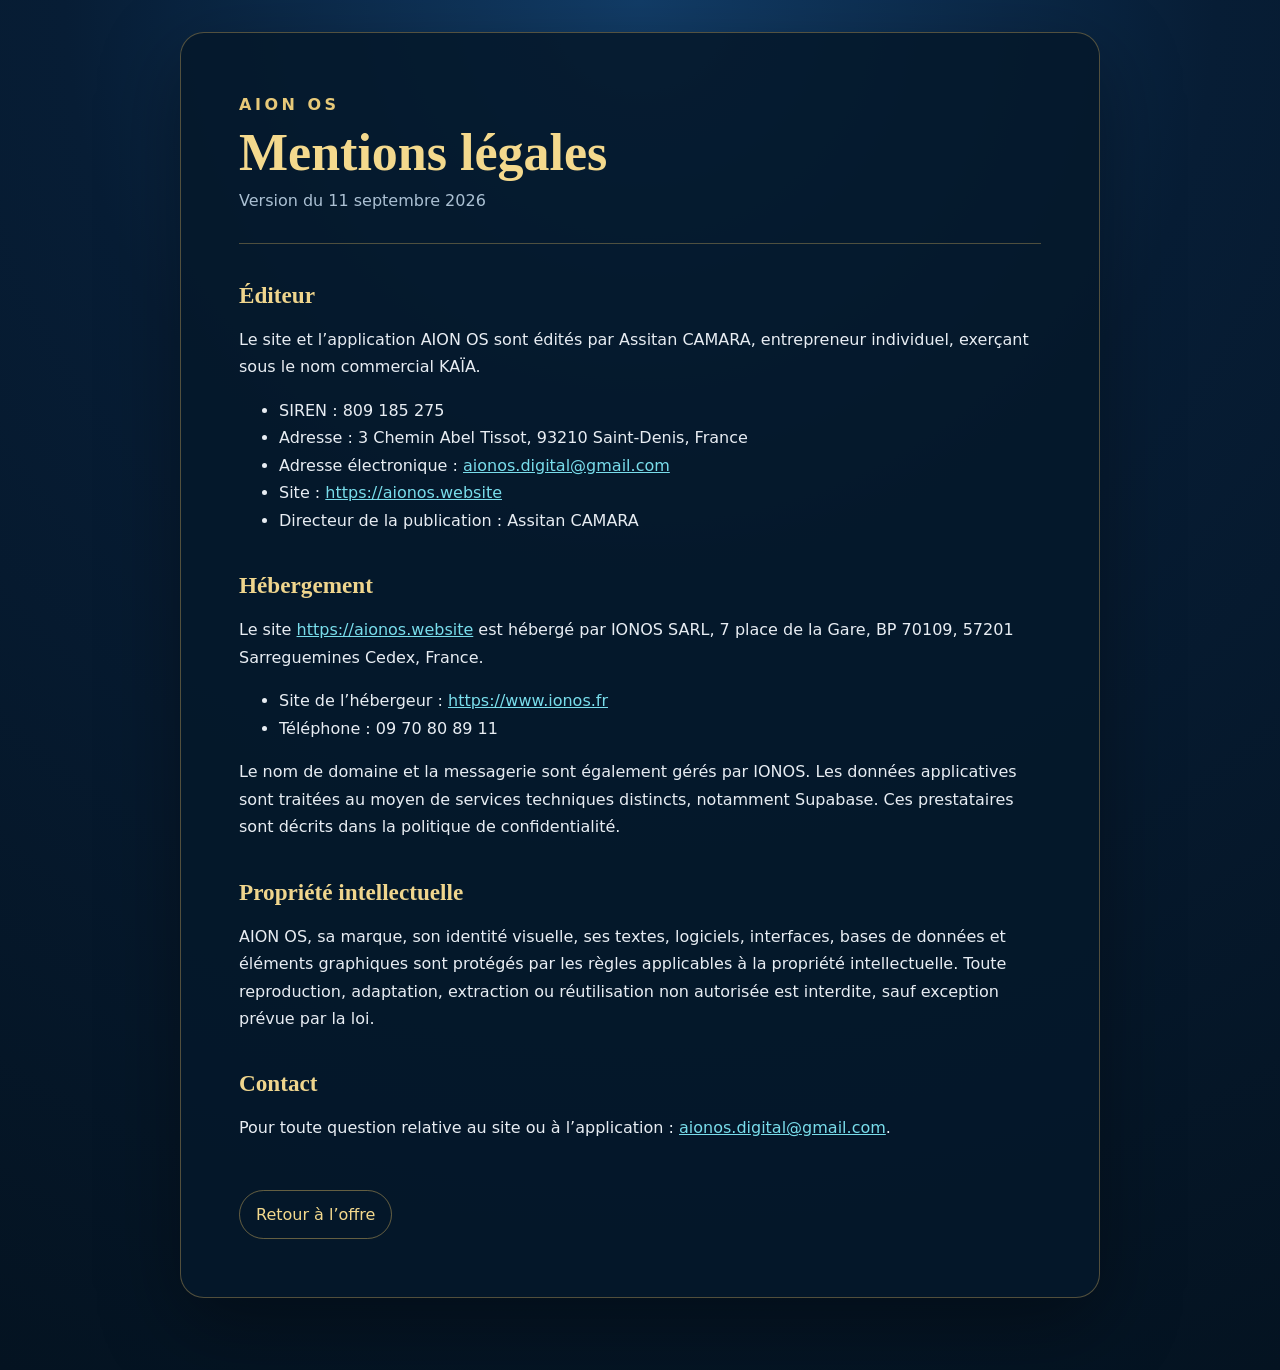
<file: legal/mentions-legales/index.html>
<!doctype html>
<html lang="fr"><head><meta charset="UTF-8"><meta name="viewport" content="width=device-width,initial-scale=1">
<meta name="robots" content="noindex,nofollow"><title>Mentions légales | AION OS</title>
<style>
:root{color-scheme:dark}*{box-sizing:border-box}body{margin:0;background:radial-gradient(circle at 50% 0,#123d68 0,#071d35 38%,#041321 100%);color:#f6f2e8;font:16px/1.72 Inter,ui-sans-serif,system-ui,sans-serif}main{width:min(920px,calc(100% - 32px));margin:32px auto 72px;padding:clamp(24px,5vw,58px);border:1px solid rgba(218,181,96,.36);border-radius:24px;background:rgba(5,24,43,.88);box-shadow:0 26px 80px rgba(0,0,0,.35)}header{padding-bottom:28px;margin-bottom:34px;border-bottom:1px solid rgba(218,181,96,.35)}.brand{color:#e7c979;letter-spacing:.22em;font-weight:700}h1{font:600 clamp(2rem,5vw,3.25rem)/1.08 Georgia,serif;margin:.4rem 0;color:#f4d98d}h2{font:600 1.45rem/1.25 Georgia,serif;color:#efd58d;margin:2.3rem 0 .7rem}p,li{color:#e8edf3}a{color:#79ddeb}a:hover{color:#f4d98d}.meta{color:#abc0d3}.back{display:inline-block;margin-top:32px;padding:10px 16px;border:1px solid rgba(218,181,96,.45);border-radius:999px;text-decoration:none;color:#f4d98d}@media(max-width:600px){main{width:min(100% - 18px,920px);margin:10px auto 36px;padding:22px 18px;border-radius:18px}h2{margin-top:1.8rem}}
</style></head><body><main><header><div class="brand">AION OS</div><h1>Mentions légales</h1><div class="meta">Version du 11 septembre 2026</div></header><h2>Éditeur</h2><p>Le site et l’application AION OS sont édités par Assitan CAMARA, entrepreneur individuel, exerçant sous le nom commercial KAÏA.</p><ul><li>SIREN : 809 185 275</li><li>Adresse : 3 Chemin Abel Tissot, 93210 Saint-Denis, France</li><li>Adresse électronique : <a href="mailto:aionos.digital@gmail.com">aionos.digital@gmail.com</a></li><li>Site : <a href="https://aionos.website">https://aionos.website</a></li><li>Directeur de la publication : Assitan CAMARA</li></ul>
<h2>Hébergement</h2><p>Le site <a href="https://aionos.website">https://aionos.website</a> est hébergé par IONOS SARL, 7 place de la Gare, BP 70109, 57201 Sarreguemines Cedex, France.</p><ul><li>Site de l’hébergeur : <a href="https://www.ionos.fr">https://www.ionos.fr</a></li><li>Téléphone : 09 70 80 89 11</li></ul><p>Le nom de domaine et la messagerie sont également gérés par IONOS. Les données applicatives sont traitées au moyen de services techniques distincts, notamment Supabase. Ces prestataires sont décrits dans la politique de confidentialité.</p>
<h2>Propriété intellectuelle</h2><p>AION OS, sa marque, son identité visuelle, ses textes, logiciels, interfaces, bases de données et éléments graphiques sont protégés par les règles applicables à la propriété intellectuelle. Toute reproduction, adaptation, extraction ou réutilisation non autorisée est interdite, sauf exception prévue par la loi.</p>
<h2>Contact</h2><p>Pour toute question relative au site ou à l’application : <a href="mailto:aionos.digital@gmail.com">aionos.digital@gmail.com</a>.</p><a class="back" href="/offre">Retour à l’offre</a></main></body></html>
</file>
